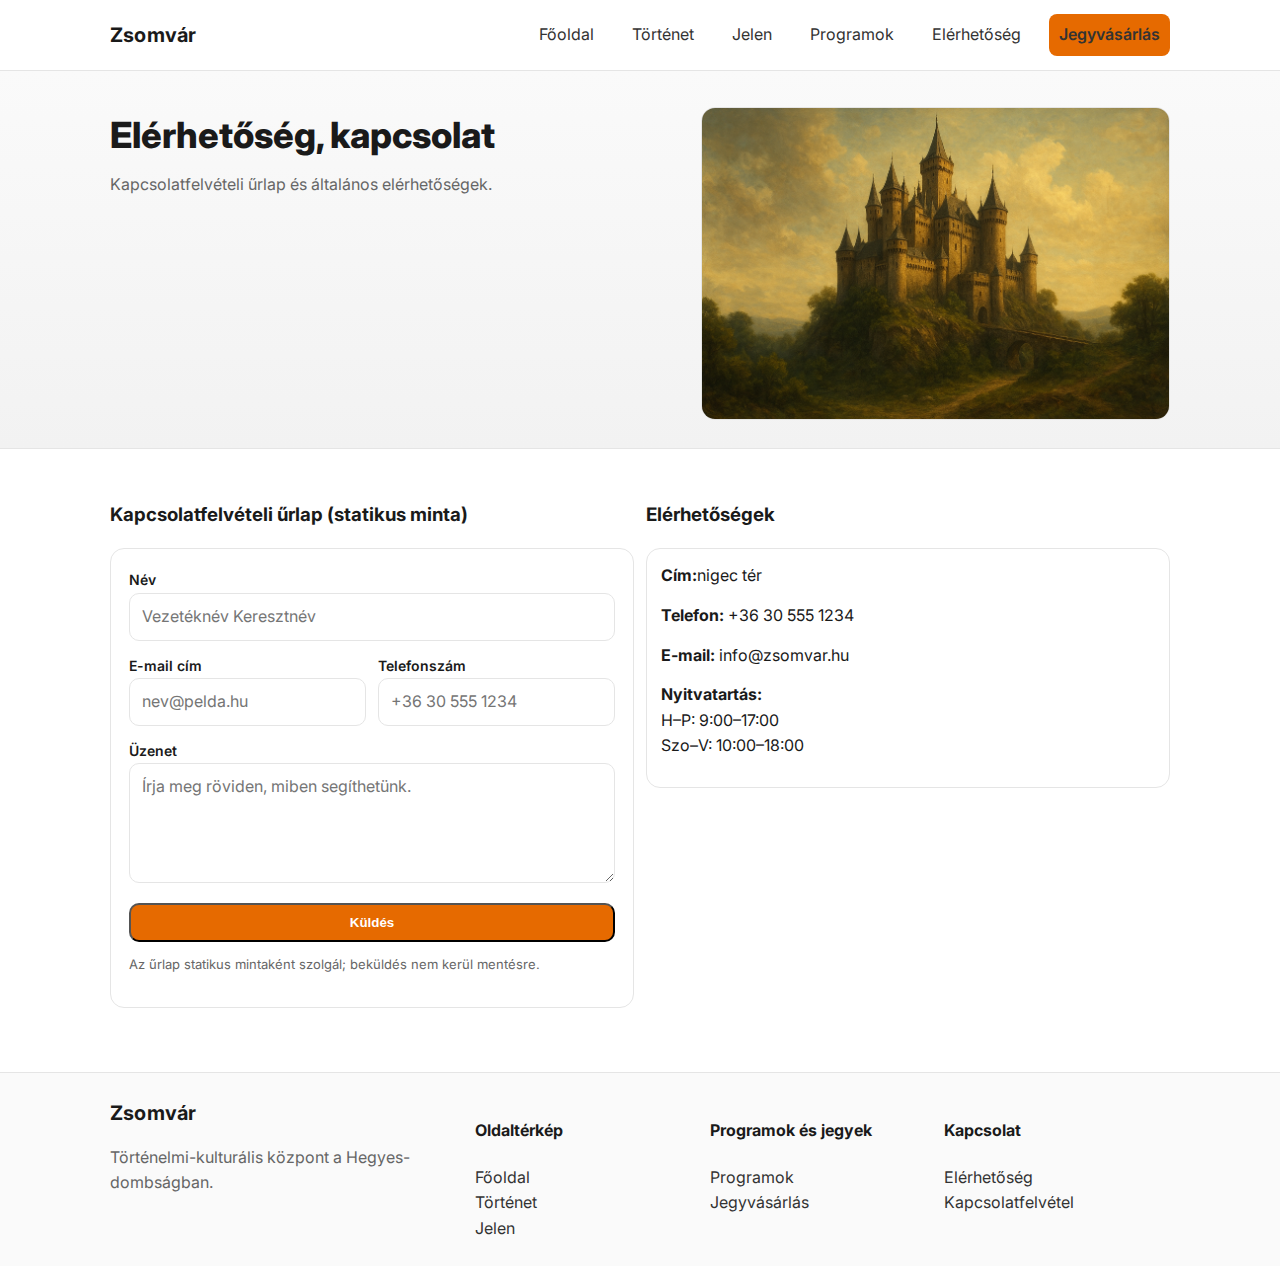
<file: elerhetoseg.html>
<!DOCTYPE html>
<html lang="hu">

<head>
    <meta charset="utf-8" />
    <meta name="viewport" content="width=device-width, initial-scale=1" />
    <title>Elérhetőség – Zsomvár</title>
    <meta name="description" content="Zsomvár elérhetőségei és kapcsolatfelvételi űrlap (statikus minta)." />
    <link href="https://fonts.googleapis.com/css2?family=Inter:wght@400;600;700&display=swap" rel="stylesheet">
    <link rel="stylesheet" href="styles.css">
</head>

<body>

    <nav class="nav">
        <div class="wrap">
            <div class="brand">Zsomvár</div>
            <div class="menu">
                <a href="index.html">Főoldal</a>
                <a href="tortenet.html">Történet</a>
                <a href="jelen.html">Jelen</a>
                <a href="programok.html">Programok</a>
                <a href="elerhetoseg.html">Elérhetőség</a>
                <a class="cta" href="jegyvasarlas.html">Jegyvásárlás</a>
            </div>
        </div>
    </nav>

    <header class="hero">
        <div class="wrap">
            <div>
                <h1 class="hero-title">Elérhetőség, kapcsolat</h1>
                <p class="hero-sub">Kapcsolatfelvételi űrlap és általános elérhetőségek.</p>
            </div>
           <img class="hero-media"  src="src/img/var.webp" alt="Vár">
        </div>
    </header>

    <section class="section">
        <div class="form-row">
            <div>
                <h3>Kapcsolatfelvételi űrlap (statikus minta)</h3>
                <form aria-label="Kapcsolatfelvételi űrlap">
                    <div>
                        <label for="nev">Név</label>
                        <input type="text" id="nev" name="nev" placeholder="Vezetéknév Keresztnév" />
                    </div>
                    <div class="form-row">
                        <div>
                            <label for="email">E-mail cím</label>
                            <input type="email" id="email" name="email" placeholder="nev@pelda.hu" />
                        </div>
                        <div>
                            <label for="tel">Telefonszám</label>
                            <input type="tel" id="tel" name="tel" placeholder="+36 30 555 1234" />
                        </div>
                    </div>
                    <div>
                        <label for="uzenet">Üzenet</label>
                        <textarea id="uzenet" name="uzenet"
                            placeholder="Írja meg röviden, miben segíthetünk."></textarea>
                    </div>
                    <button class="btn" type="button">Küldés</button>
                    <p class="note">Az űrlap statikus mintaként szolgál; beküldés nem kerül mentésre.</p>
                </form>
            </div>

            <div>
                <h3>Elérhetőségek</h3>
                <div class="card" style="padding:14px">
                    <p><strong>Cím:</strong>nigec tér</p>
                    <p><strong>Telefon:</strong> +36 30 555 1234</p>
                    <p><strong>E-mail:</strong> info@zsomvar.hu</p>
                    <p><strong>Nyitvatartás:</strong><br> H–P: 9:00–17:00<br> Szo–V: 10:00–18:00</p>
                </div>
            </div>
        </div>
    </section>

    <footer>
        <div class="wrap">
            <div>
                <div class="brand">Zsomvár</div>
                <p class="muted">Történelmi-kulturális központ a Hegyes-dombságban.</p>
            </div>
            <div class="footer-links sitemap">
                <div>
                    <h4>Oldaltérkép</h4>
                    <a href="index.html">Főoldal</a><br>
                    <a href="tortenet.html">Történet</a><br>
                    <a href="jelen.html">Jelen</a>
                </div>
                <div>
                    <h4>Programok és jegyek</h4>
                    <a href="programok.html">Programok</a><br>
                    <a href="jegyvasarlas.html">Jegyvásárlás</a>
                </div>
                <div>
                    <h4>Kapcsolat</h4>
                    <a href="elerhetoseg.html">Elérhetőség</a><br>
                    <a href="elerhetoseg.html">Kapcsolatfelvétel</a>
                </div>
            </div>
        </div>
    </footer>

</body>

</html>
</file>
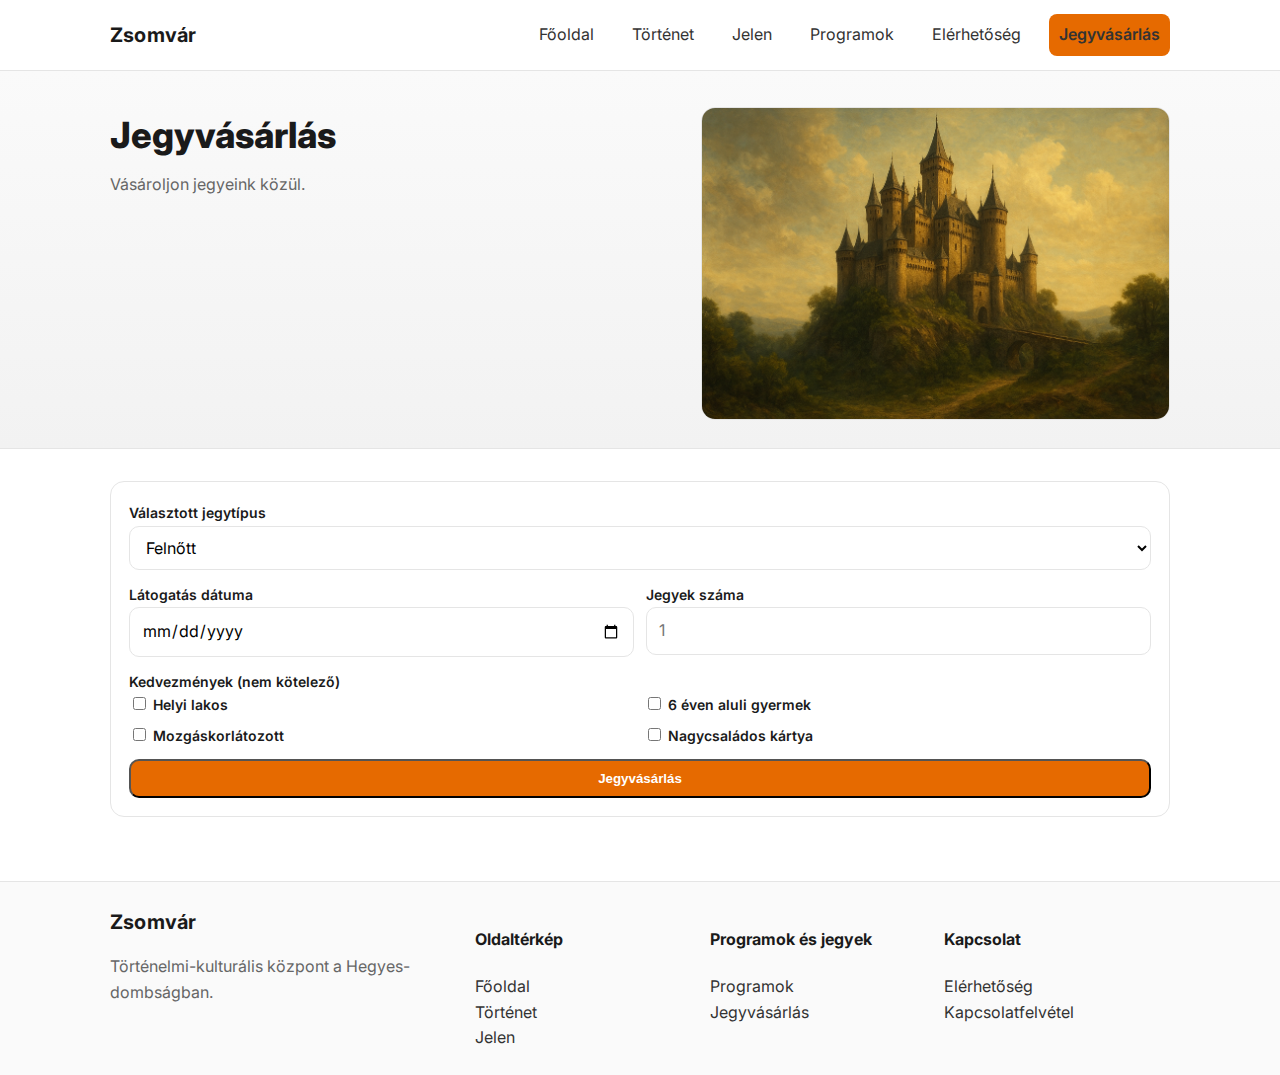
<file: jegyvasarlas.html>
<!DOCTYPE html>
<html lang="hu">

<head>
    <meta charset="utf-8" />
    <meta name="viewport" content="width=device-width, initial-scale=1" />
    <title>Jegyvásárlás – Zsomvár</title>
    <meta name="description" content="Statikus jegyvásárlási űrlap kedvezménymezőkkel Zsomvár látogatásához." />
    <link href="https://fonts.googleapis.com/css2?family=Inter:wght@400;600;700&display=swap" rel="stylesheet">
    <link rel="stylesheet" href="styles.css">
</head>

<body>

    <nav class="nav">
        <div class="wrap">
            <div class="brand">Zsomvár</div>
            <div class="menu">
                <a href="index.html">Főoldal</a>
                <a href="tortenet.html">Történet</a>
                <a href="jelen.html">Jelen</a>
                <a href="programok.html">Programok</a>
                <a href="elerhetoseg.html">Elérhetőség</a>
                <a class="cta" href="jegyvasarlas.html">Jegyvásárlás</a>
            </div>
        </div>
    </nav>

    <header class="hero">
        <div class="wrap">
            <div>
                <h1 class="hero-title">Jegyvásárlás</h1>
                <p class="hero-sub">Vásároljon jegyeink közül.</p>
            </div>
            <img class="hero-media" src="src/img/var.webp" alt="Vár">
        </div>
    </header>

    <section class="section">
        <form aria-label="Jegyvásárlási űrlap">
            <div>
                <label for="jegytipus">Választott jegytípus</label>
                <select id="jegytipus" name="jegytipus">
                    <option>Felnőtt</option>
                    <option>Diák</option>
                    <option>Nyugdíjas</option>
                    <option>Családi jegy</option>
                    <option>Csoportos belépő</option>
                </select>
            </div>
            <div class="form-row">
                <div>
                    <label for="datum">Látogatás dátuma</label>
                    <input type="date" id="datum" name="datum" />
                </div>
                <div>
                    <label for="db">Jegyek száma</label>
                    <input type="number" id="db" name="db" min="1" max="20" placeholder="1" />
                </div>
            </div>
            <div>
                <label>Kedvezmények (nem kötelező)</label>
                <div class="form-checks">
                    <label><input type="checkbox" name="kedv_helyi" /> Helyi lakos</label>
                    <label><input type="checkbox" name="kedv_6alatti" /> 6 éven aluli gyermek</label>
                    <label><input type="checkbox" name="kedv_mozi" /> Mozgáskorlátozott</label>
                    <label><input type="checkbox" name="kedv_nagycsalad" /> Nagycsaládos kártya</label>
                </div>
            </div>
            <button class="btn" type="button">Jegyvásárlás</button>
        </form>
    </section>

    <footer>
        <div class="wrap">
            <div>
                <div class="brand">Zsomvár</div>
                <p class="muted">Történelmi-kulturális központ a Hegyes-dombságban.</p>
            </div>
            <div class="footer-links sitemap">
                <div>
                    <h4>Oldaltérkép</h4>
                    <a href="index.html">Főoldal</a><br>
                    <a href="tortenet.html">Történet</a><br>
                    <a href="jelen.html">Jelen</a>
                </div>
                <div>
                    <h4>Programok és jegyek</h4>
                    <a href="programok.html">Programok</a><br>
                    <a href="jegyvasarlas.html">Jegyvásárlás</a>
                </div>
                <div>
                    <h4>Kapcsolat</h4>
                    <a href="elerhetoseg.html">Elérhetőség</a><br>
                    <a href="elerhetoseg.html">Kapcsolatfelvétel</a>
                </div>
            </div>
        </div>
    </footer>

</body>

</html>
</file>
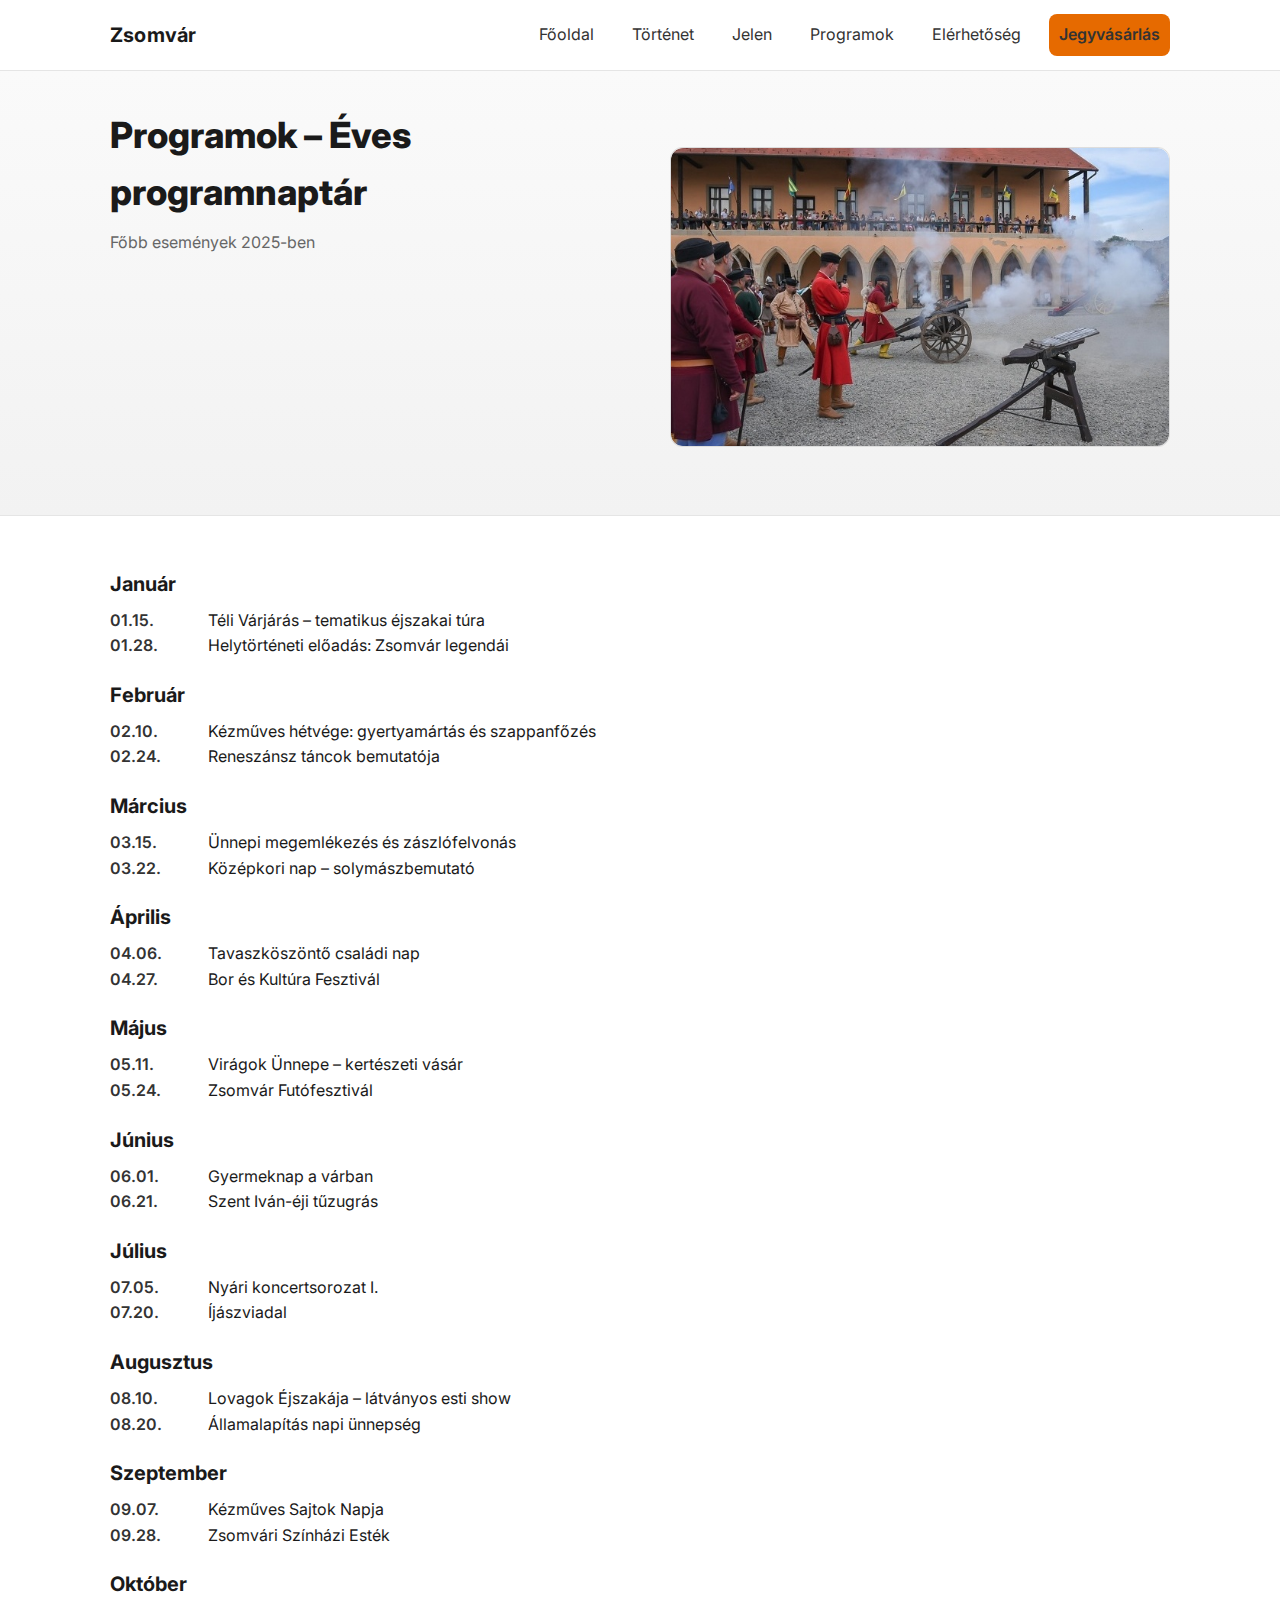
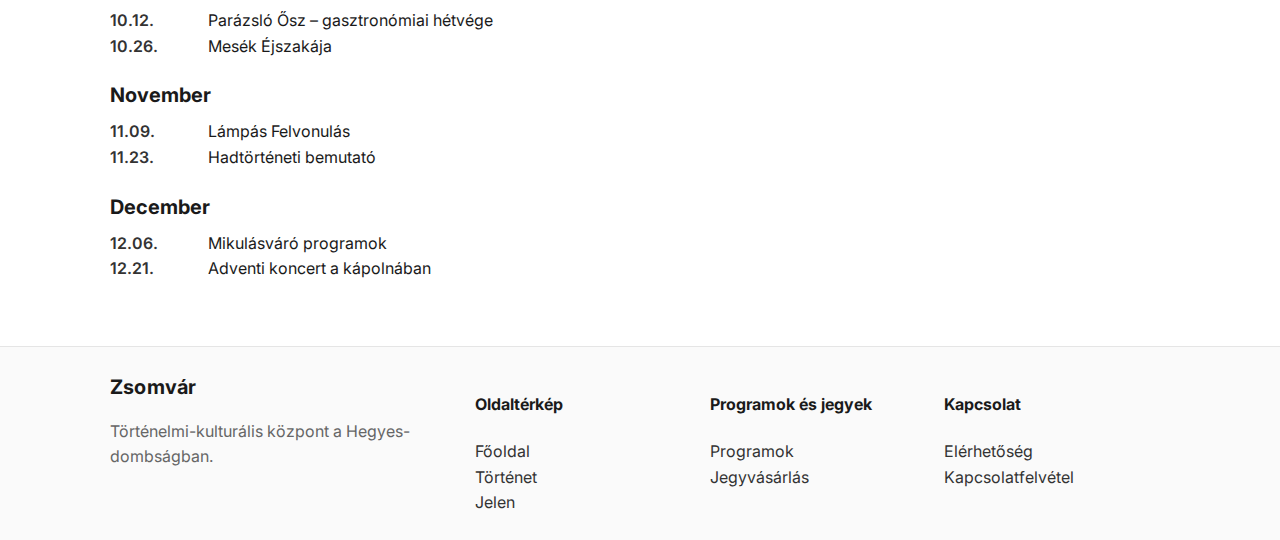
<file: programok.html>
<!DOCTYPE html>
<html lang="hu">

<head>
    <meta charset="utf-8" />
    <meta name="viewport" content="width=device-width, initial-scale=1" />
    <title>Programok – Zsomvár</title>
    <meta name="description" content="Zsomvár éves programnaptára, főbb események 2025-ben hónapról hónapra." />
    <link href="https://fonts.googleapis.com/css2?family=Inter:wght@400;600;700&display=swap" rel="stylesheet">
    <link rel="stylesheet" href="styles.css">
</head>

<body>

    <nav class="nav">
        <div class="wrap">
            <div class="brand">Zsomvár</div>
            <div class="menu">
                <a href="index.html">Főoldal</a>
                <a href="tortenet.html">Történet</a>
                <a href="jelen.html">Jelen</a>
                <a href="programok.html">Programok</a>
                <a href="elerhetoseg.html">Elérhetőség</a>
                <a class="cta" href="jegyvasarlas.html">Jegyvásárlás</a>
            </div>
        </div>
    </nav>

    <header class="hero">
        <div class="wrap">
            <div>
                <h1 class="hero-title md-2">Programok – Éves programnaptár</h1>
                <p class="hero-sub">Főbb események 2025-ben</p>
            </div>
            <section class="carousel-auto">
                <div class="carousel-item active">
                  <img src="src/img/carusel21.webp" alt="Zsomvár panoráma">
                </div>
                <div class="carousel-item">
                  <img src="src/img/carusel22.png" alt="Interaktív kiállítás">
                </div>
                <div class="carousel-item">
                    <img src="src/img/carusel23.webp" alt="Interaktív kiállítás">
                  </div>
            </section>         
              <script>
              const autoItems = document.querySelectorAll('.carousel-auto .carousel-item');
              let autoIndex = 0;
              
              function showAutoItem(index){
                autoItems.forEach((item,i)=>item.classList.toggle('active', i===index));
              }
              
              showAutoItem(autoIndex);
              
              setInterval(()=>{
                autoIndex = (autoIndex + 1) % autoItems.length;
                showAutoItem(autoIndex);
              }, 5000);
              </script>
              
        </div>
    </header>

    <section class="section">
        <div class="programs-list">
            <h3>Január</h3>
            <div class="prog-item">
                <div class="prog-date">01.15.</div>
                <div>Téli Várjárás – tematikus éjszakai túra</div>
            </div>
            <div class="prog-item">
                <div class="prog-date">01.28.</div>
                <div>Helytörténeti előadás: Zsomvár legendái</div>
            </div>

            <h3>Február</h3>
            <div class="prog-item">
                <div class="prog-date">02.10.</div>
                <div>Kézműves hétvége: gyertyamártás és szappanfőzés</div>
            </div>
            <div class="prog-item">
                <div class="prog-date">02.24.</div>
                <div>Reneszánsz táncok bemutatója</div>
            </div>

            <h3>Március</h3>
            <div class="prog-item">
                <div class="prog-date">03.15.</div>
                <div>Ünnepi megemlékezés és zászlófelvonás</div>
            </div>
            <div class="prog-item">
                <div class="prog-date">03.22.</div>
                <div>Középkori nap – solymászbemutató</div>
            </div>

            <h3>Április</h3>
            <div class="prog-item">
                <div class="prog-date">04.06.</div>
                <div>Tavaszköszöntő családi nap</div>
            </div>
            <div class="prog-item">
                <div class="prog-date">04.27.</div>
                <div>Bor és Kultúra Fesztivál</div>
            </div>

            <h3>Május</h3>
            <div class="prog-item">
                <div class="prog-date">05.11.</div>
                <div>Virágok Ünnepe – kertészeti vásár</div>
            </div>
            <div class="prog-item">
                <div class="prog-date">05.24.</div>
                <div>Zsomvár Futófesztivál</div>
            </div>

            <h3>Június</h3>
            <div class="prog-item">
                <div class="prog-date">06.01.</div>
                <div>Gyermeknap a várban</div>
            </div>
            <div class="prog-item">
                <div class="prog-date">06.21.</div>
                <div>Szent Iván-éji tűzugrás</div>
            </div>

            <h3>Július</h3>
            <div class="prog-item">
                <div class="prog-date">07.05.</div>
                <div>Nyári koncertsorozat I.</div>
            </div>
            <div class="prog-item">
                <div class="prog-date">07.20.</div>
                <div>Íjászviadal</div>
            </div>

            <h3>Augusztus</h3>
            <div class="prog-item">
                <div class="prog-date">08.10.</div>
                <div>Lovagok Éjszakája – látványos esti show</div>
            </div>
            <div class="prog-item">
                <div class="prog-date">08.20.</div>
                <div>Államalapítás napi ünnepség</div>
            </div>

            <h3>Szeptember</h3>
            <div class="prog-item">
                <div class="prog-date">09.07.</div>
                <div>Kézműves Sajtok Napja</div>
            </div>
            <div class="prog-item">
                <div class="prog-date">09.28.</div>
                <div>Zsomvári Színházi Esték</div>
            </div>

            <h3>Október</h3>
            <div class="prog-item">
                <div class="prog-date">10.12.</div>
                <div>Parázsló Ősz – gasztronómiai hétvége</div>
            </div>
            <div class="prog-item">
                <div class="prog-date">10.26.</div>
                <div>Mesék Éjszakája</div>
            </div>

            <h3>November</h3>
            <div class="prog-item">
                <div class="prog-date">11.09.</div>
                <div>Lámpás Felvonulás</div>
            </div>
            <div class="prog-item">
                <div class="prog-date">11.23.</div>
                <div>Hadtörténeti bemutató</div>
            </div>

            <h3>December</h3>
            <div class="prog-item">
                <div class="prog-date">12.06.</div>
                <div>Mikulásváró programok</div>
            </div>
            <div class="prog-item">
                <div class="prog-date">12.21.</div>
                <div>Adventi koncert a kápolnában</div>
            </div>
        </div>
    </section>

    <footer>
        <div class="wrap">
            <div>
                <div class="brand">Zsomvár</div>
                <p class="muted">Történelmi-kulturális központ a Hegyes-dombságban.</p>
            </div>
            <div class="footer-links sitemap">
                <div>
                    <h4>Oldaltérkép</h4>
                    <a href="index.html">Főoldal</a><br>
                    <a href="tortenet.html">Történet</a><br>
                    <a href="jelen.html">Jelen</a>
                </div>
                <div>
                    <h4>Programok és jegyek</h4>
                    <a href="programok.html">Programok</a><br>
                    <a href="jegyvasarlas.html">Jegyvásárlás</a>
                </div>
                <div>
                    <h4>Kapcsolat</h4>
                    <a href="elerhetoseg.html">Elérhetőség</a><br>
                    <a href="elerhetoseg.html">Kapcsolatfelvétel</a>
                </div>
            </div>
        </div>
    </footer>

</body>

</html>
</file>
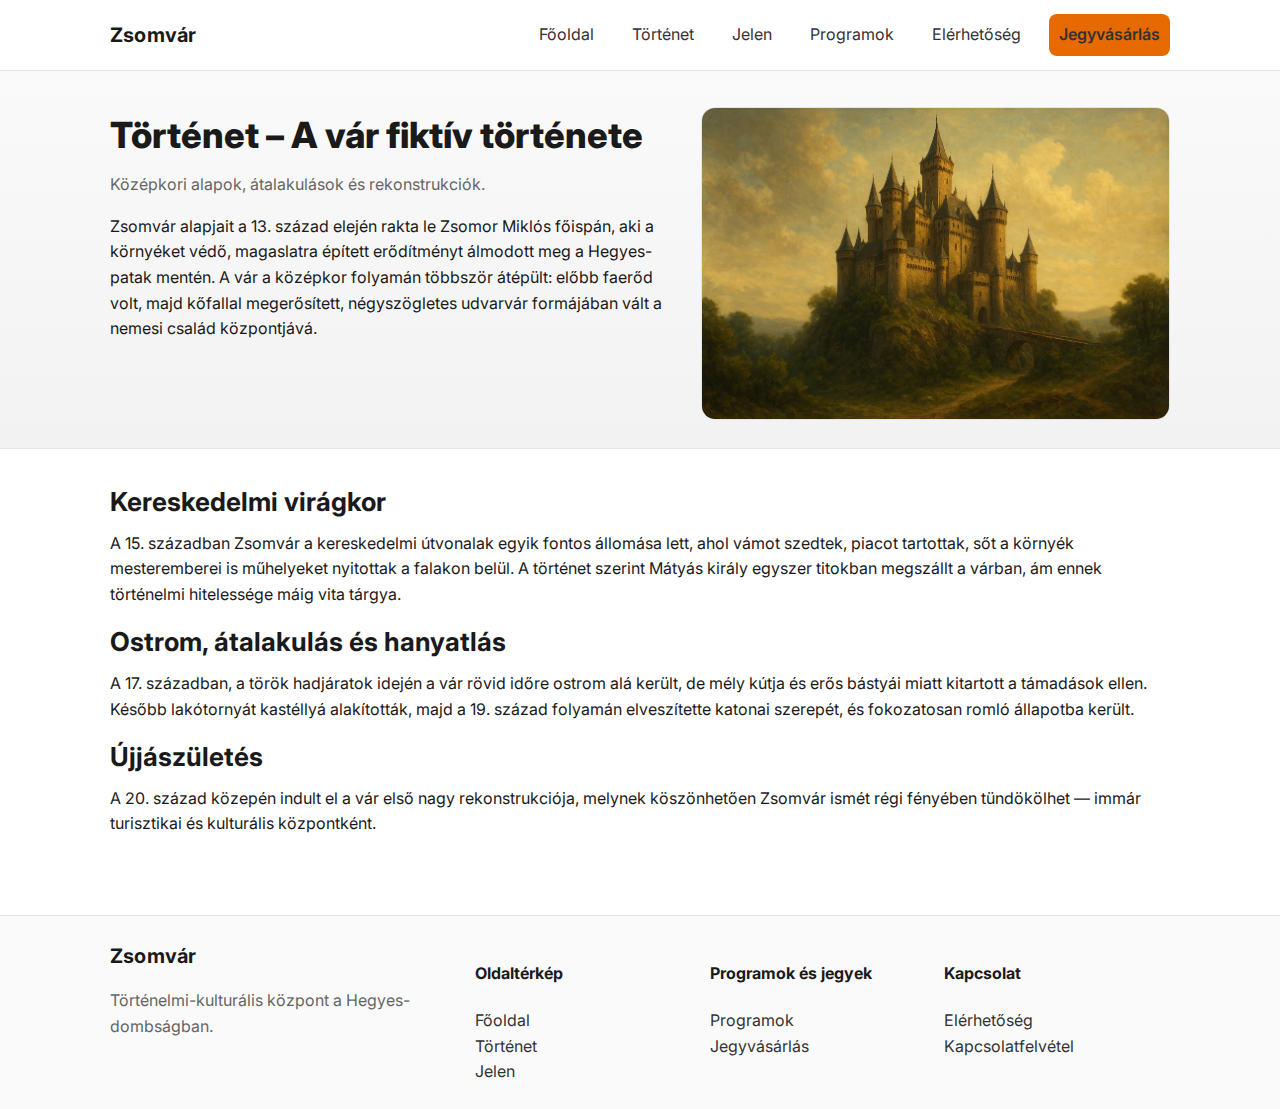
<file: tortenet.html>
<!DOCTYPE html>
<html lang="hu">

<head>
    <meta charset="utf-8" />
    <meta name="viewport" content="width=device-width, initial-scale=1" />
    <title>Történet – Zsomvár</title>
    <meta name="description" content="Zsomvár fiktív, részletes története a 13. századtól napjainkig." />
    <link href="https://fonts.googleapis.com/css2?family=Inter:wght@400;600;700&display=swap" rel="stylesheet">
    <link rel="stylesheet" href="styles.css">
</head>

<body>

    <nav class="nav">
        <div class="wrap">
            <div class="brand">Zsomvár</div>
            <div class="menu">
                <a href="index.html">Főoldal</a>
                <a href="tortenet.html">Történet</a>
                <a href="jelen.html">Jelen</a>
                <a href="programok.html">Programok</a>
                <a href="elerhetoseg.html">Elérhetőség</a>
                <a class="cta" href="jegyvasarlas.html">Jegyvásárlás</a>
            </div>
        </div>
    </nav>

    <header class="hero">
        <div class="wrap">
            <div>
                <h1 class="hero-title">Történet – A vár fiktív története</h1>
                <p class="hero-sub">Középkori alapok, átalakulások és rekonstrukciók.</p>
                <p>Zsomvár alapjait a 13. század elején rakta le Zsomor Miklós főispán, aki a környéket védő, magaslatra
                    épített erődítményt álmodott meg a Hegyes-patak mentén. A vár a középkor folyamán többször átépült:
                    előbb faerőd volt, majd kőfallal megerősített, négyszögletes udvarvár formájában vált a nemesi
                    család központjává.</p>
            </div>
            <img class="hero-media"  src="src/img/var.webp" alt="Vár">
        </div>
    </header>

    <section class="section">
        <h2>Kereskedelmi virágkor</h2>
        <p>A 15. században Zsomvár a kereskedelmi útvonalak egyik fontos állomása lett, ahol vámot szedtek, piacot
            tartottak, sőt a környék mesteremberei is műhelyeket nyitottak a falakon belül. A történet szerint Mátyás
            király egyszer titokban megszállt a várban, ám ennek történelmi hitelessége máig vita tárgya.</p>
        <h2>Ostrom, átalakulás és hanyatlás</h2>
        <p>A 17. században, a török hadjáratok idején a vár rövid időre ostrom alá került, de mély kútja és erős bástyái
            miatt kitartott a támadások ellen. Később lakótornyát kastéllyá alakították, majd a 19. század folyamán
            elveszítette katonai szerepét, és fokozatosan romló állapotba került.</p>
        <h2>Újjászületés</h2>
        <p>A 20. század közepén indult el a vár első nagy rekonstrukciója, melynek köszönhetően Zsomvár ismét régi
            fényében tündökölhet — immár turisztikai és kulturális központként.</p>
    </section>

    <footer>
        <div class="wrap">
            <div>
                <div class="brand">Zsomvár</div>
                <p class="muted">Történelmi-kulturális központ a Hegyes-dombságban.</p>
            </div>
            <div class="footer-links sitemap">
                <div>
                    <h4>Oldaltérkép</h4>
                    <a href="index.html">Főoldal</a><br>
                    <a href="tortenet.html">Történet</a><br>
                    <a href="jelen.html">Jelen</a>
                </div>
                <div>
                    <h4>Programok és jegyek</h4>
                    <a href="programok.html">Programok</a><br>
                    <a href="jegyvasarlas.html">Jegyvásárlás</a>
                </div>
                <div>
                    <h4>Kapcsolat</h4>
                    <a href="elerhetoseg.html">Elérhetőség</a><br>
                    <a href="elerhetoseg.html">Kapcsolatfelvétel</a>
                </div>
            </div>
        </div>
    </footer>

</body>

</html>
</file>
<file: styles.css>
:root {
  --bg: #ffffff;
  --text: #1a1a1a;
  --muted: #666;
  --brand: #e66a00;
  --brand-700: #c75b00;
  --border: #e5e5e5;
  --surface: #f7f7f7;
  --max: 1100px;
}

* {
  box-sizing: border-box
}

html,
body {
  margin: 0;
  padding: 0
}

body {
  font-family: Inter, system-ui, -apple-system, Segoe UI, Roboto, Helvetica, Arial, sans-serif;
  color: var(--text);
  background: var(--bg);
  line-height: 1.6;
}

a {
  color: inherit;
  text-decoration: none
}

img {
  max-width: 100%;
  height: auto;
  display: block
}

.nav {
  position: sticky;
  top: 0;
  z-index: 1000;
  background: #fff;
  border-bottom: 1px solid var(--border)
}

.nav .wrap {
  max-width: var(--max);
  margin: 0 auto;
  padding: 14px 20px;
  display: flex;
  align-items: center;
  gap: 24px
}

.brand {
  font-weight: 700;
  letter-spacing: 0.2px;
  font-size: 20px
}

.menu {
  margin-left: auto;
  display: flex;
  gap: 18px;
  align-items: center;
  flex-wrap: wrap
}

.menu a {
  padding: 8px 10px;
  border-radius: 8px;
  color: #333
}

.menu a:hover {
  background: var(--surface)
}

.cta {
  background: var(--brand);
  color: #fff;
  padding: 8px 14px;
  border-radius: 10px;
  font-weight: 600
}

.cta:hover {
  background: var(--brand-700)
}

/* HERO */
.hero {
  border-bottom: 1px solid var(--border);
  background: linear-gradient(180deg, #fafafa, #f2f2f2)
}

.hero .wrap {
  max-width: var(--max);
  margin: 0 auto;
  padding: 36px 20px 28px;
  display: grid;
  grid-template-columns: 1.2fr 1fr;
  gap: 28px
}

.hero-title {
  font-size: 36px;
  font-weight: 800;
  margin: 0 0 8px
}

.hero-sub {
  color: var(--muted);
  margin: 0 0 16px
}

.hero-media {
  background: #ddd;
  border: 1px solid var(--border);
  border-radius: 14px;
  min-height: 220px;
  display: flex;
  align-items: center;
  justify-content: center;
  color: #555;
  font-weight: 600
}

.section {
  max-width: var(--max);
  margin: 0 auto;
  padding: 32px 20px
}

.section h2 {
  font-size: 26px;
  margin: 0 0 8px;
  font-weight: 700
}

.section p {
  margin: 0 0 14px
}

.grid-3 {
  display: grid;
  grid-template-columns: repeat(3, 1fr);
  gap: 18px
}

.card {
  border: 1px solid var(--border);
  border-radius: 14px;
  background: #fff;
  overflow: hidden;
  display: flex;
  flex-direction: column
}

.card-media {
  background: #eee;
  height: 120px
  object-fit: cover;
}

.card-content {
  padding: 14px
}

.btn {
  display: inline-block;
  background: var(--brand);
  color: #fff;
  padding: 10px 14px;
  border-radius: 10px;
  font-weight: 600
}

.btn:hover {
  background: var(--brand-700)
}

.muted {
  color: var(--muted)
}

.note {
  font-size: 13px;
  color: var(--muted)
}

.programs-list h3 {
  margin: 20px 0 8px;
  font-size: 20px
}

.prog-item {
  display: flex;
  gap: 10px
}

.prog-date {
  min-width: 88px;
  font-weight: 600;
  color: #333
}
form {
  border: 1px solid var(--border);
  border-radius: 14px;
  background: #fff;
  padding: 18px;
  display: grid;
  gap: 12px
}

label {
  font-weight: 600;
  font-size: 14px
}

input[type="text"],
input[type="email"],
input[type="tel"],
input[type="date"],
select,
textarea,
input[type="number"] {
  width: 100%;
  padding: 10px 12px;
  border: 1px solid var(--border);
  border-radius: 10px;
  font: inherit;
  background: #fff;
}

textarea {
  min-height: 120px;
  resize: vertical
}

.form-row {
  display: grid;
  grid-template-columns: 1fr 1fr;
  gap: 12px
}

.form-checks {
  display: grid;
  grid-template-columns: 1fr 1fr;
  gap: 8px
}

footer {
  margin-top: 32px;
  border-top: 1px solid var(--border);
  background: #fafafa
}

footer .wrap {
  max-width: var(--max);
  margin: 0 auto;
  padding: 24px 20px;
  display: grid;
  grid-template-columns: 1fr 2fr;
  gap: 18px
}

.footer-links {
  display: grid;
  grid-template-columns: repeat(3, 1fr);
  gap: 8px
}

.sitemap a {
  color: #333
}

.sitemap a:hover {
  color: var(--brand)
}

.copy {
  border-top: 1px solid var(--border);
  padding: 12px 20px;
  text-align: center;
  color: var(--muted)
}
.video-block {
  max-width: 900px;
  margin: 40px auto;
  text-align: center;
}

.video-block h2 {
  font-size: 24px;
  margin-bottom: 16px;
}
.carousel-auto {
  width: 500px;  
  height: 300px;     
  margin: 40px auto;
  position: relative;
  overflow: hidden;
  border-radius: 12px;
  border: 1px solid #ddd;
}

.carousel-item {
  display: none;
  width: 100%;
  height: 100%;
}

.carousel-item.active {
  display: block;
}

.carousel-item img,
.carousel-item video {
  width: 100%;
  height: 100%;
  object-fit: cover;   
  border-radius: 12px;
}
video {
  border: 1px solid #ddd;
  border-radius: 12px;
}
@media (max-width:980px) {
  .hero .wrap {
    grid-template-columns: 1fr
  }

  .grid-3 {
    grid-template-columns: 1fr 1fr
  }
  .form-row {
    grid-template-columns: 1fr
  }

  .footer-links {
    grid-template-columns: 1fr 1fr
  }
}

@media (max-width:600px) {
  .menu {
    gap: 10px
  }

  .grid-3 {
    grid-template-columns: 1fr
  }

  footer .wrap {
    grid-template-columns: 1fr
  }

  .footer-links {
    grid-template-columns: 1fr
  }
}
</file>
